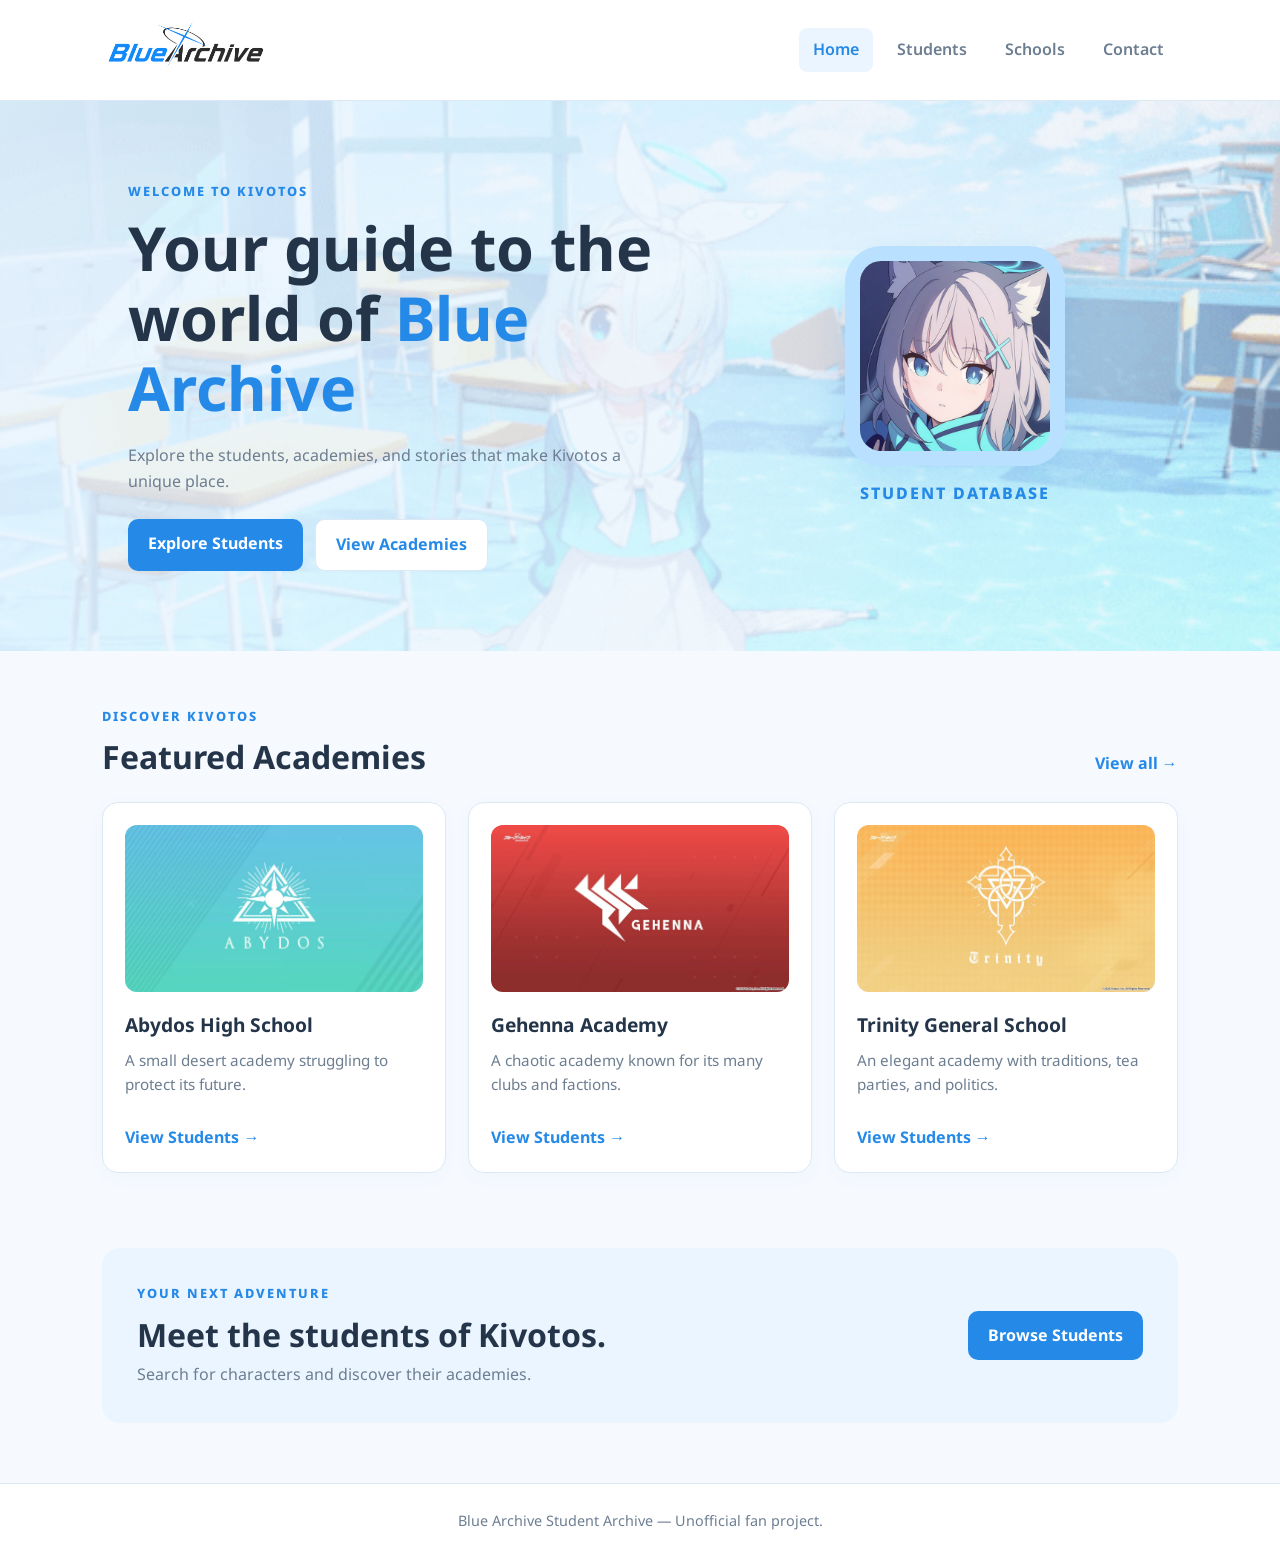
<file: Introduction To Computing Case Study (Groupings)/index.html>
<!DOCTYPE html>
<html lang="en">
<head>
    <meta charset="UTF-8">
    <meta name="viewport" content="width=device-width, initial-scale=1.0">
    <title>Blue Archive | Student Archive</title>
    <link rel="preconnect" href="https://fonts.googleapis.com">
    <link rel="preconnect" href="https://fonts.gstatic.com" crossorigin>
    <link href="https://fonts.googleapis.com/css2?family=Noto+Sans:wght@400;500;600;700;800;900&display=swap" rel="stylesheet">
    <link rel="stylesheet" href="style.css">
    <script src="details.js" defer></script>
</head>
<body>
    <header class="site-header">
        <a class="logo" href="index.html">
            <img src="Images/Blue Archive Logo.png" alt="Blue Archive">
        </a>
        <nav>
            <a class="active" href="index.html">Home</a>
            <a href="students.html">Students</a>
            <a href="schools.html">Schools</a>
            <a href="contact.html">Contact</a>
        </nav>
    </header>

    <main>
        <section class="hero">
            <div class="hero-content">
                <p class="eyebrow">WELCOME TO KIVOTOS</p>
                <h1>Your guide to the world of <span>Blue Archive</span></h1>
                <p>
                    Explore the students, academies, and stories
                    that make Kivotos a unique place.
                </p>
                <div class="hero-actions">
                    <a class="button primary" href="students.html">
                        Explore Students
                    </a>
                    <a class="button secondary" href="schools.html">
                        View Academies
                    </a>
                </div>
            </div>
            <div class="hero-decoration">
                <img
                    class="hero-icon"
                    src="Images/Blue Archive App Icon.png"
                    alt="Blue Archive app icon"
                >
                <span>STUDENT DATABASE</span>
            </div>
        </section>

        <section class="section">
            <div class="section-heading">
                <div>
                    <p class="eyebrow">DISCOVER KIVOTOS</p>
                    <h2>Featured Academies</h2>
                </div>
                <a href="schools.html" class="text-link">View all →</a>
            </div>

            <div id="featured-schools" class="card-grid"></div>
        </section>

        <section class="info-banner">
            <div>
                <p class="eyebrow">YOUR NEXT ADVENTURE</p>
                <h2>Meet the students of Kivotos.</h2>
                <p>Search for characters and discover their academies.</p>
            </div>
            <a href="students.html" class="button primary">
                Browse Students
            </a>
        </section>
    </main>

    <footer>
        <p>Blue Archive Student Archive — Unofficial fan project.</p>
    </footer>
</body>
</html>
</file>
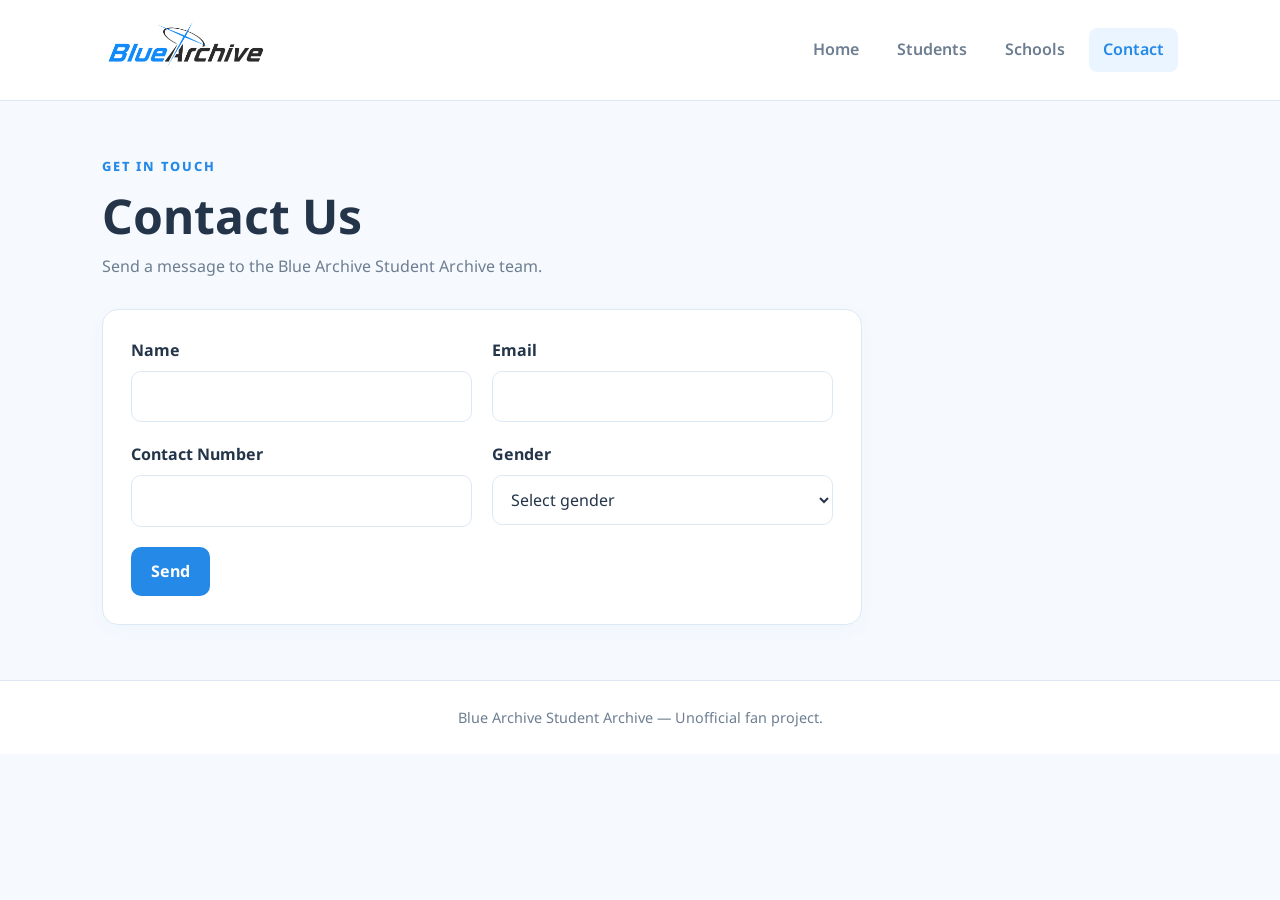
<file: Introduction To Computing Case Study (Groupings)/contact.html>
<!DOCTYPE html>
<html lang="en">
<head>
    <meta charset="UTF-8">
    <meta name="viewport" content="width=device-width, initial-scale=1.0">
    <title>Contact | Blue Archive Student Archive</title>
    <link rel="preconnect" href="https://fonts.googleapis.com">
    <link rel="preconnect" href="https://fonts.gstatic.com" crossorigin>
    <link href="https://fonts.googleapis.com/css2?family=Noto+Sans:wght@400;500;600;700;800;900&display=swap" rel="stylesheet">
    <link rel="stylesheet" href="style.css">
    <script src="contact.js" defer></script>
</head>
<body>
    <header class="site-header">
        <a class="logo" href="index.html">
            <img src="Images/Blue Archive Logo.png" alt="Blue Archive">
        </a>
        <nav aria-label="Main navigation">
            <a href="index.html">Home</a>
            <a href="students.html">Students</a>
            <a href="schools.html">Schools</a>
            <a class="active" href="contact.html" aria-current="page">Contact</a>
        </nav>
    </header>

    <main class="page-container">
        <section class="page-heading">
            <p class="eyebrow">GET IN TOUCH</p>
            <h1>Contact Us</h1>
            <p>Send a message to the Blue Archive Student Archive team.</p>
        </section>

        <form id="contactForm" class="contact-form">
            <div class="form-field">
                <label for="name">Name</label>
                <input type="text" id="name" name="name" autocomplete="name" required>
            </div>
            <div class="form-field">
                <label for="email">Email</label>
                <input type="email" id="email" name="email" autocomplete="email" required>
            </div>
            <div class="form-field">
                <label for="phone">Contact Number</label>
                <input type="tel" id="phone" name="phone" autocomplete="tel" required>
            </div>
            <div class="form-field">
                <label for="gender">Gender</label>
                <select id="gender" name="gender" required>
                    <option value="">Select gender</option>
                    <option value="Male">Male</option>
                    <option value="Female">Female</option>
                </select>
            </div>
            <button class="button primary" type="submit">Send</button>
        </form>

        <section id="submission-result" class="submission-result" aria-live="polite" hidden>
            <h2>Submitted Information</h2>
            <p id="submission-status"></p>
            <dl id="displayInfo"></dl>
        </section>
    </main>

    <footer>
        <p>Blue Archive Student Archive — Unofficial fan project.</p>
    </footer>
</body>
</html>
</file>
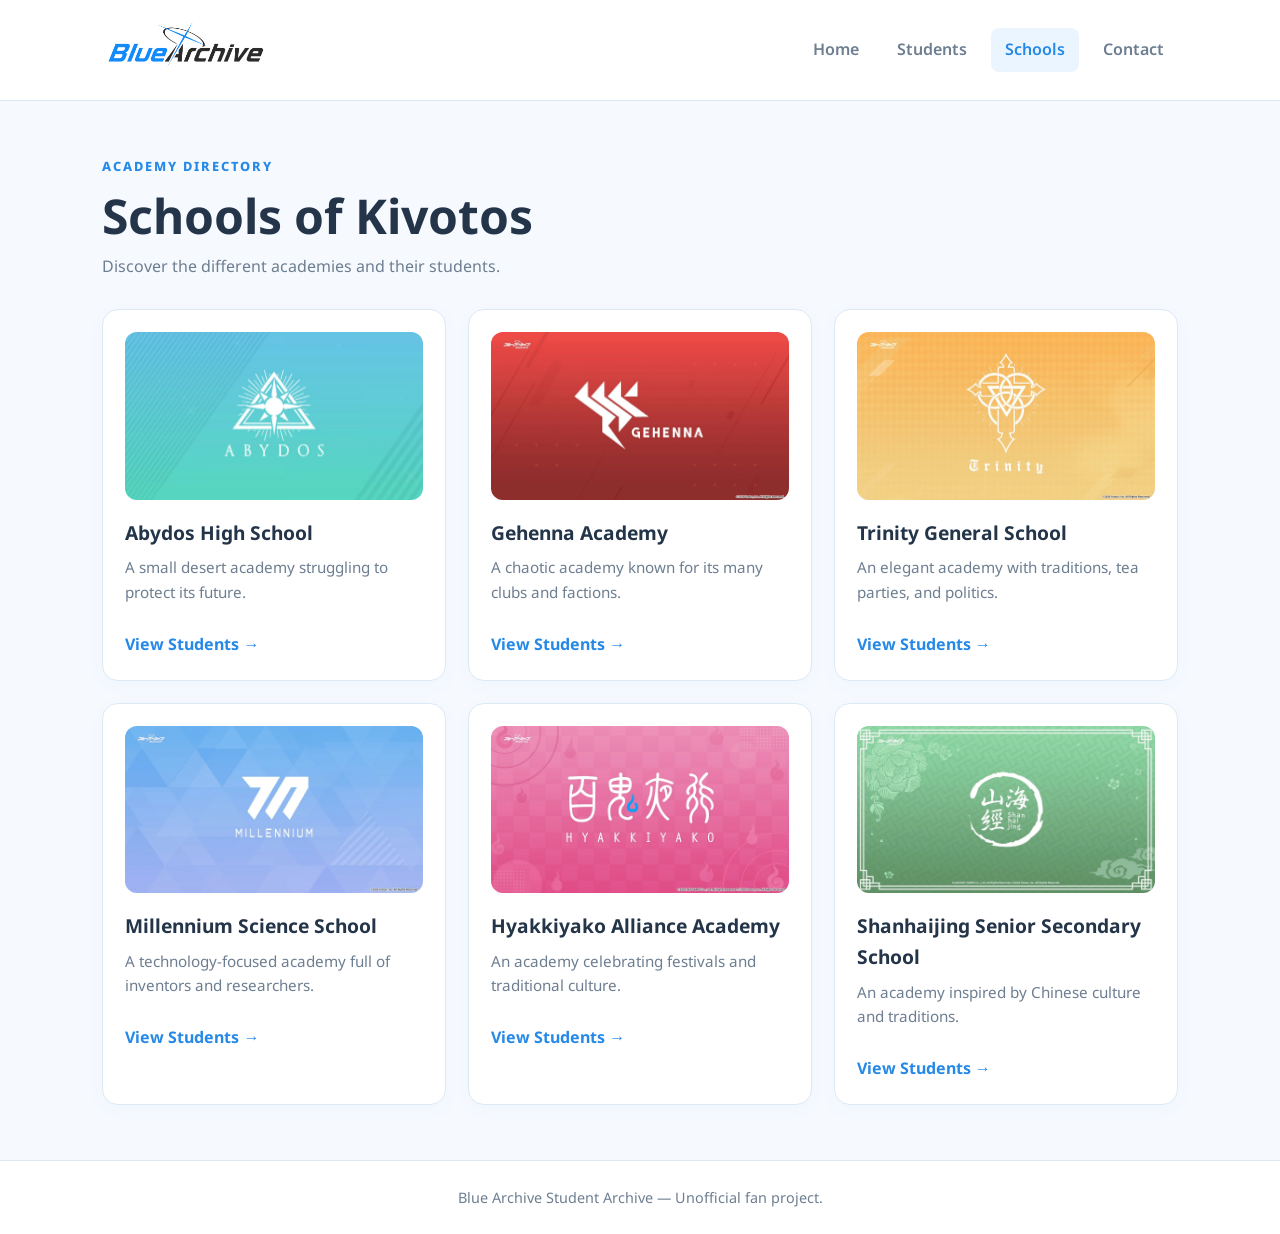
<file: Introduction To Computing Case Study (Groupings)/schools.html>
<!DOCTYPE html>
<html lang="en">
<head>
    <meta charset="UTF-8">
    <meta name="viewport" content="width=device-width, initial-scale=1.0">
    <title>Academies | Blue Archive</title>
    <link rel="preconnect" href="https://fonts.googleapis.com">
    <link rel="preconnect" href="https://fonts.gstatic.com" crossorigin>
    <link href="https://fonts.googleapis.com/css2?family=Noto+Sans:wght@400;500;600;700;800;900&display=swap" rel="stylesheet">
    <link rel="stylesheet" href="style.css">
    <script src="details.js" defer></script>
</head>
<body>
    <header class="site-header">
        <a class="logo" href="index.html">
            <img src="Images/Blue Archive Logo.png" alt="Blue Archive">
        </a>
        <nav>
            <a href="index.html">Home</a>
            <a href="students.html">Students</a>
            <a class="active" href="schools.html">Schools</a>
            <a href="contact.html">Contact</a>
        </nav>
    </header>

    <main class="page-container">
        <section class="page-heading">
            <p class="eyebrow">ACADEMY DIRECTORY</p>
            <h1>Schools of Kivotos</h1>
            <p>Discover the different academies and their students.</p>
        </section>

        <section id="school-list" class="card-grid"></section>
    </main>

    <footer>
        <p>Blue Archive Student Archive — Unofficial fan project.</p>
    </footer>
</body>
</html>
</file>
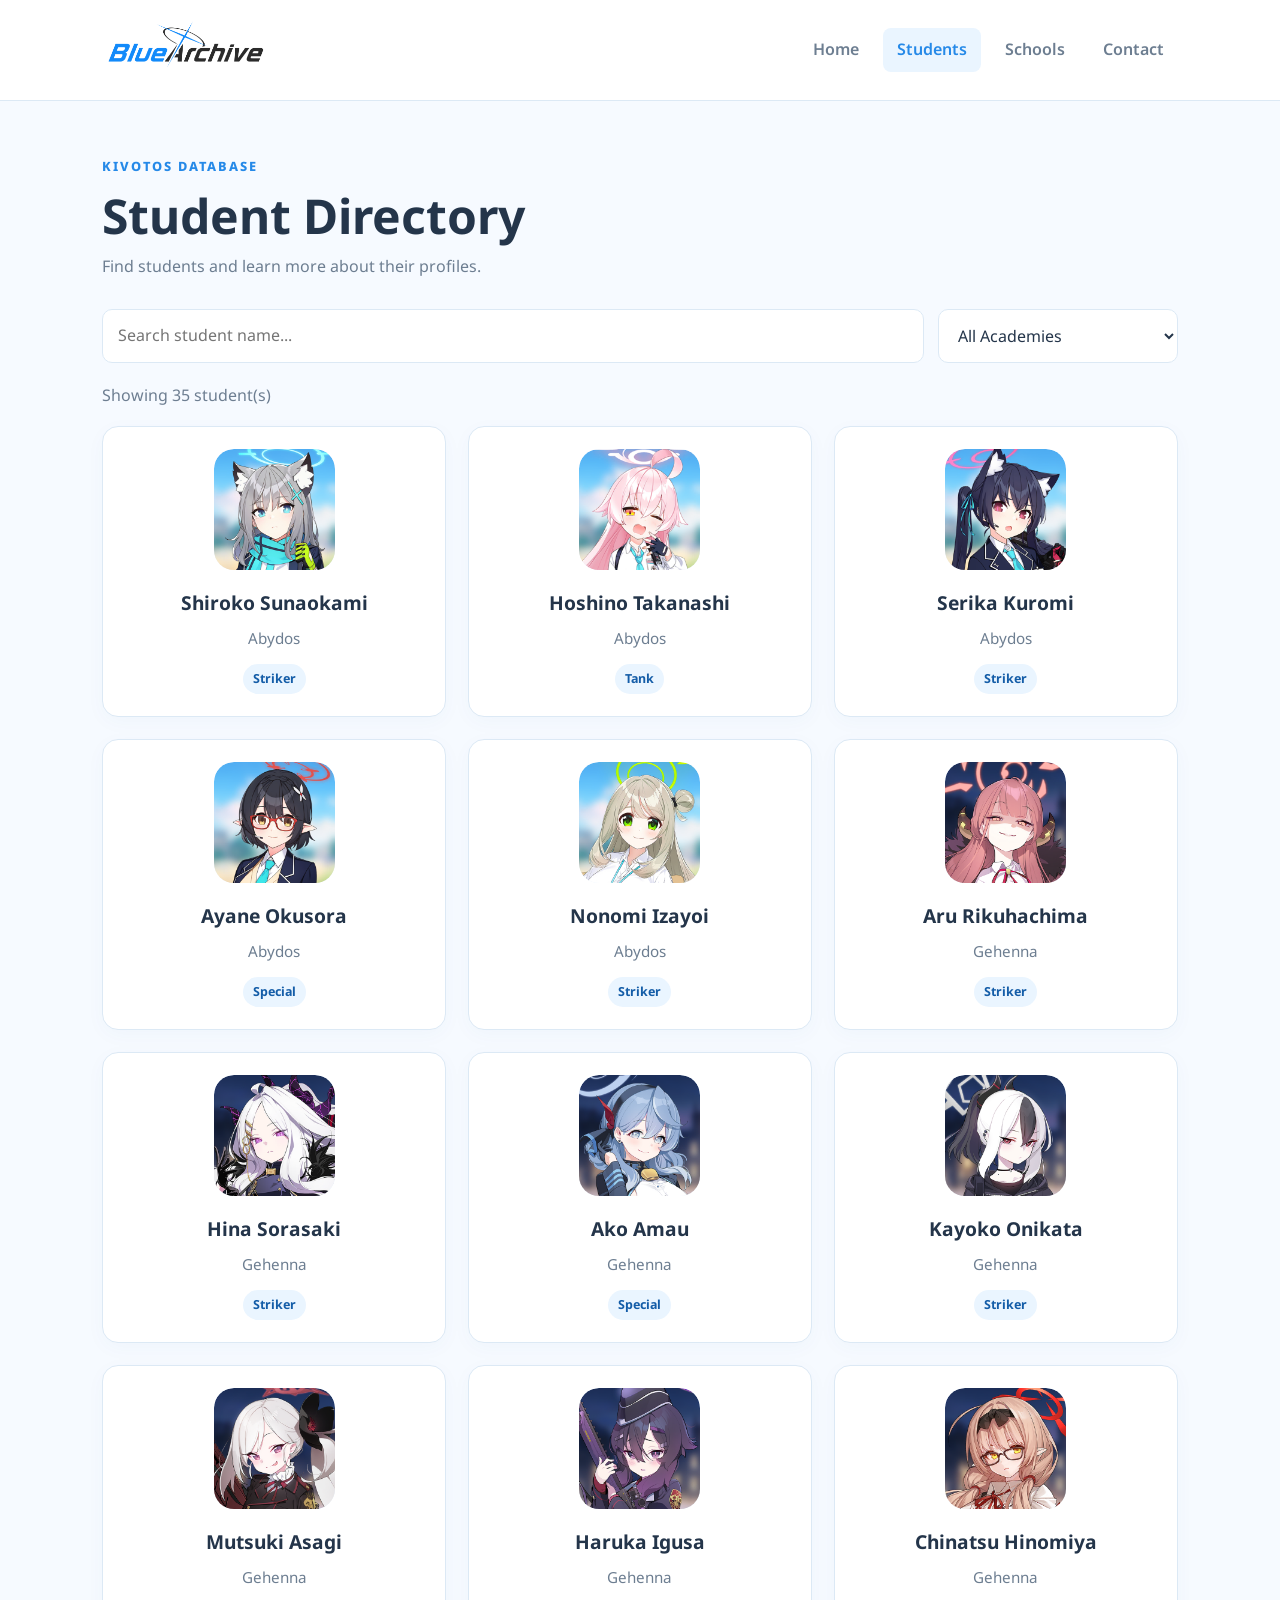
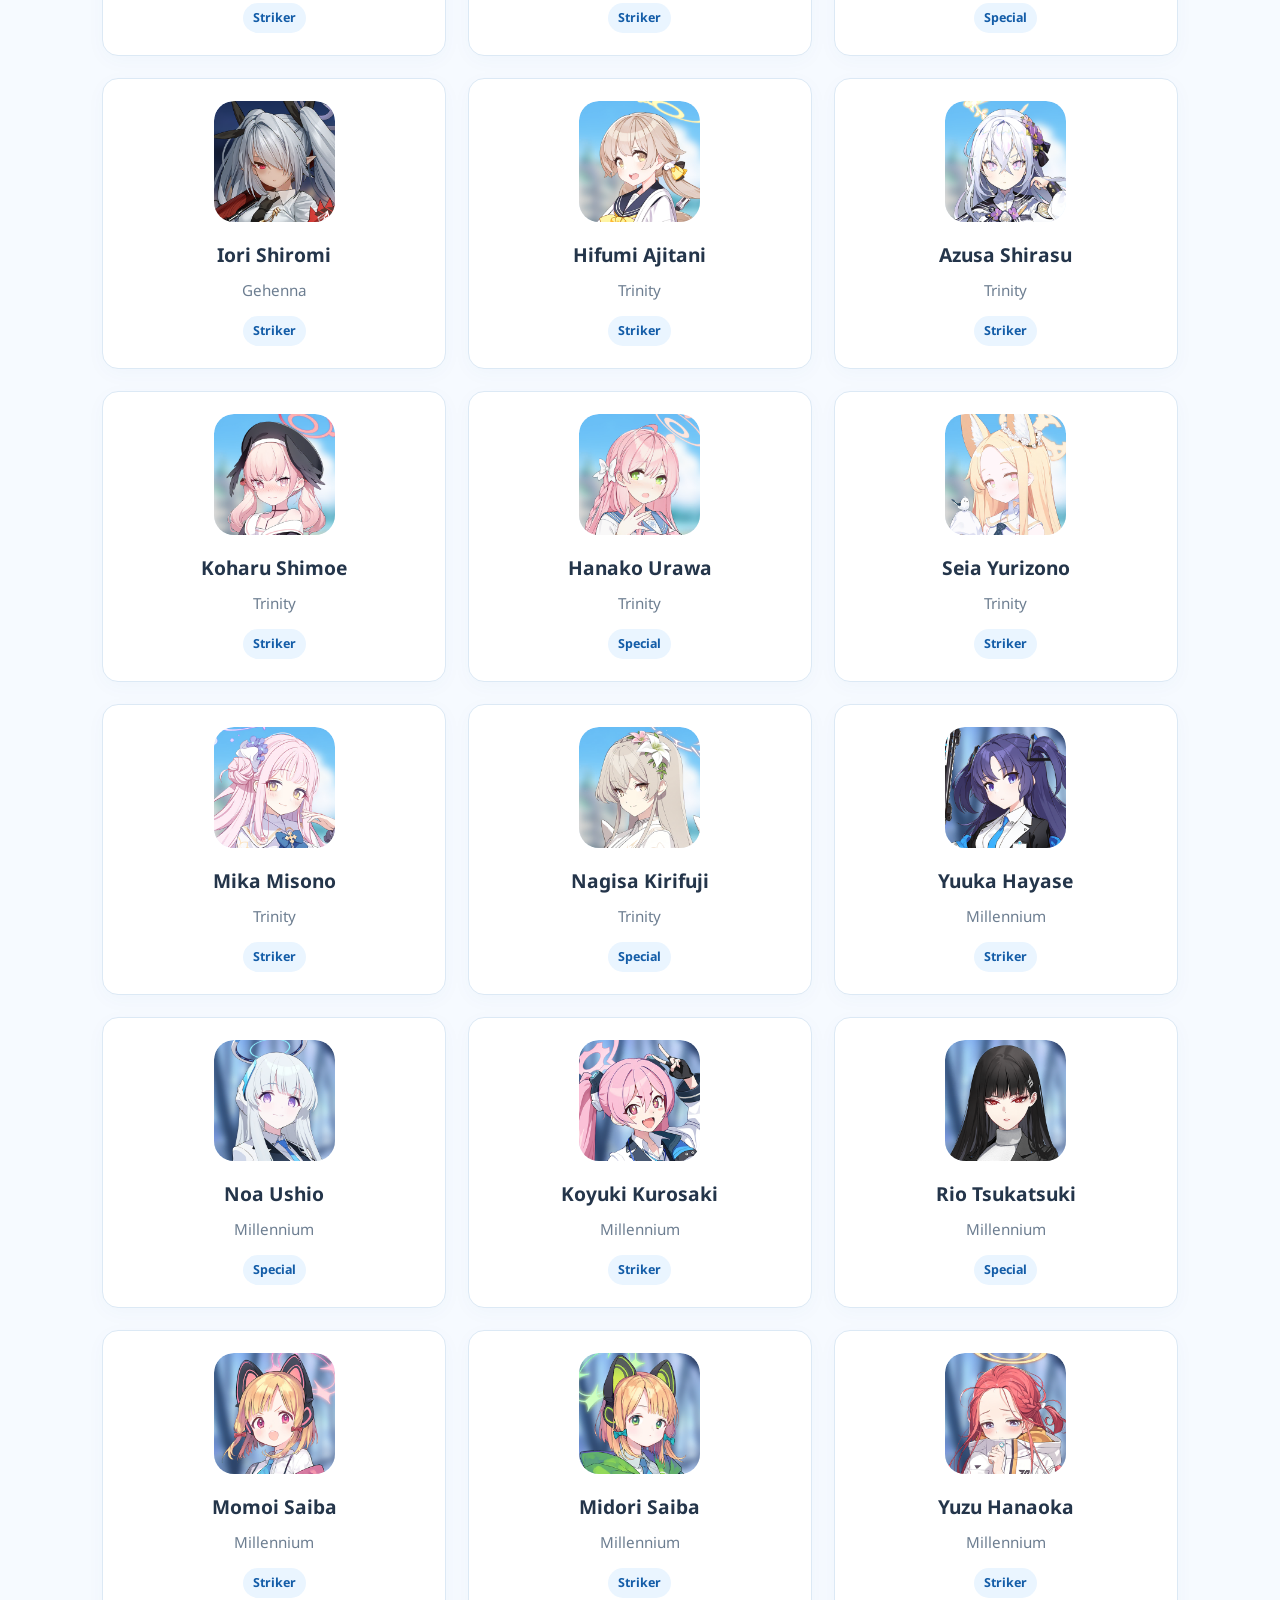
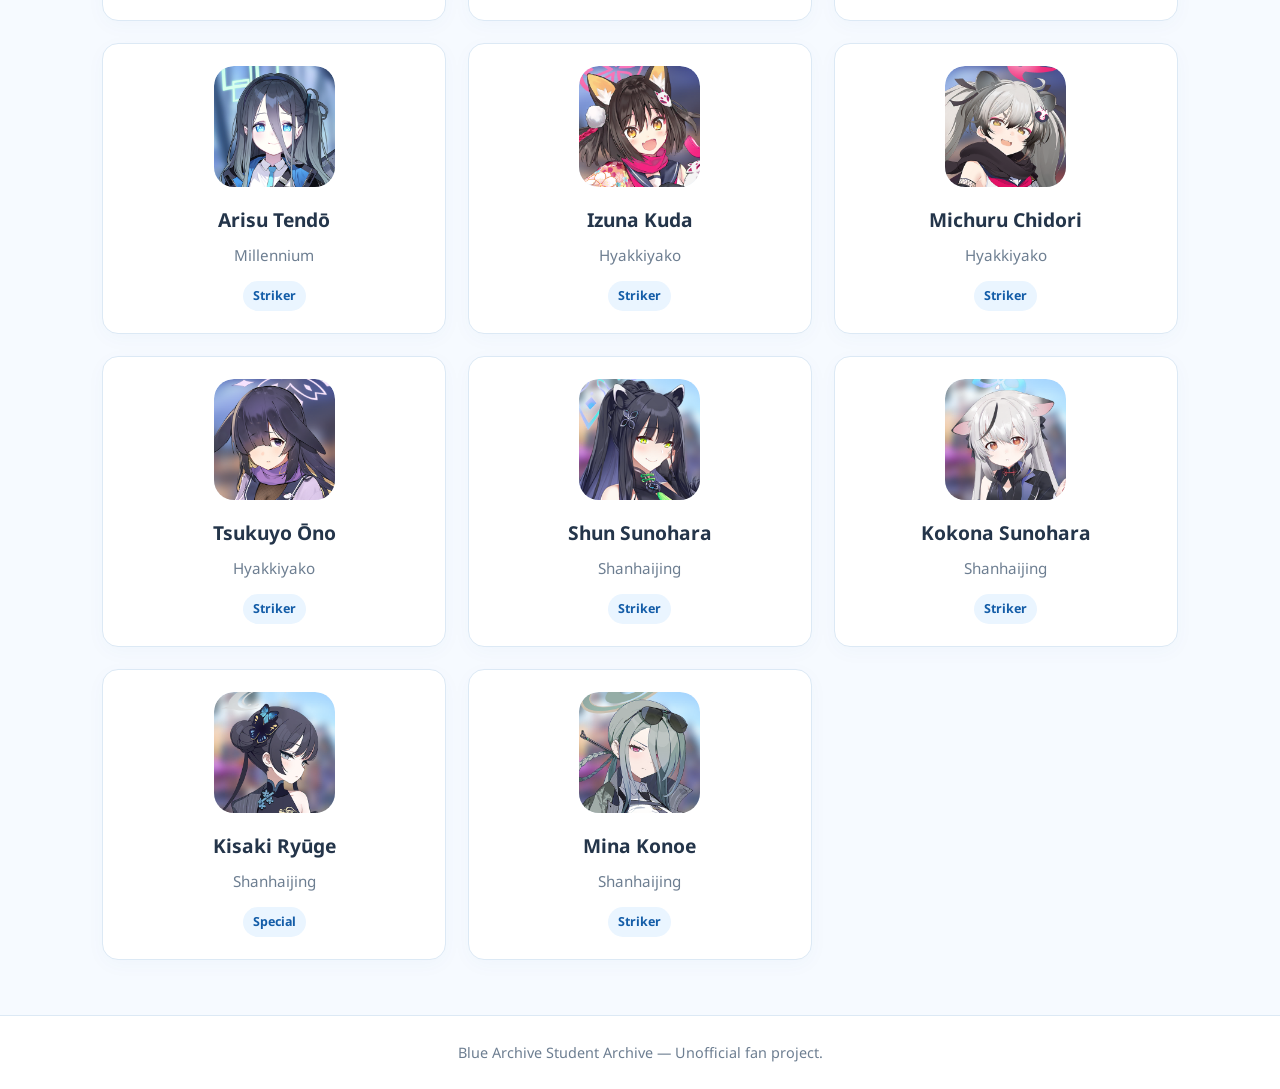
<file: Introduction To Computing Case Study (Groupings)/students.html>
<!DOCTYPE html>
<html lang="en">
<head>
    <meta charset="UTF-8">
    <meta name="viewport" content="width=device-width, initial-scale=1.0">
    <title>Students | Blue Archive</title>
    <link rel="preconnect" href="https://fonts.googleapis.com">
    <link rel="preconnect" href="https://fonts.gstatic.com" crossorigin>
    <link href="https://fonts.googleapis.com/css2?family=Noto+Sans:wght@400;500;600;700;800;900&display=swap" rel="stylesheet">
    <link rel="stylesheet" href="style.css">
    <script src="details.js" defer></script>
</head>
<body>
    <header class="site-header">
        <a class="logo" href="index.html">
            <img src="Images/Blue Archive Logo.png" alt="Blue Archive">
        </a>
        <nav>
            <a href="index.html">Home</a>
            <a class="active" href="students.html">Students</a>
            <a href="schools.html">Schools</a>
            <a href="contact.html">Contact</a>
        </nav>
    </header>

    <main class="page-container">
        <section class="page-heading">
            <p class="eyebrow">KIVOTOS DATABASE</p>
            <h1>Student Directory</h1>
            <p>Find students and learn more about their profiles.</p>
        </section>

        <section class="filters">
            <input
                type="search"
                id="student-search"
                placeholder="Search student name..."
                aria-label="Search student name"
            >

            <select id="school-filter" aria-label="Filter by academy">
                <option value="all">All Academies</option>
            </select>
        </section>

        <p id="student-count" class="result-count"></p>
        <section id="student-list" class="card-grid"></section>

        <div id="student-modal" class="modal" hidden>
            <div class="modal-content">
                <button
                    id="close-modal"
                    class="modal-close"
                    aria-label="Close student profile"
                >&times;</button>
                <div id="student-details"></div>
            </div>
        </div>
    </main>

    <footer>
        <p>Blue Archive Student Archive — Unofficial fan project.</p>
    </footer>
</body>
</html>
</file>
<file: Introduction To Computing Case Study (Groupings)/style.css>
/* ---------- GENERAL STYLES ---------- */

:root {
    --blue: #2589e8;
    --dark-blue: #145da8;
    --light-blue: #eaf5ff;
    --white: #ffffff;
    --text: #24354a;
    --muted: #6d7e91;
    --border: #dce9f5;
    --background: #f6faff;
}

* {
    box-sizing: border-box;
    margin: 0;
    padding: 0;
}

body {
    font-family: "Noto Sans", Arial, Helvetica, sans-serif;
    background: var(--background);
    color: var(--text);
    line-height: 1.6;
}

@keyframes fade-in-up {
    from {
        opacity: 0;
        translate: 0 14px;
    }

    to {
        opacity: 1;
        translate: 0 0;
    }
}

@keyframes fade-in-down {
    from {
        opacity: 0;
        translate: 0 -10px;
    }

    to {
        opacity: 1;
        translate: 0 0;
    }
}

@keyframes gentle-float {
    0%, 100% {
        transform: translateY(0);
    }

    50% {
        transform: translateY(-7px);
    }
}

@keyframes background-drift {
    from {
        background-position: center, 48% 50%;
    }

    to {
        background-position: center, 52% 50%;
    }
}

a {
    color: inherit;
    text-decoration: none;
}

button,
input,
select {
    font: inherit;
}

button,
a,
select {
    -webkit-tap-highlight-color: transparent;
}

/* ---------- HEADER AND NAVIGATION ---------- */

.site-header {
    display: flex;
    justify-content: space-between;
    align-items: center;
    gap: 24px;
    padding: 18px 8%;
    background: var(--white);
    border-bottom: 1px solid var(--border);
    position: sticky;
    top: 0;
    z-index: 10;
    animation: fade-in-down 700ms ease-out both;
}

.logo {
    display: block;
    flex-shrink: 0;
}

.logo img {
    display: block;
    width: 170px;
    max-width: 100%;
    height: auto;
}

nav {
    display: flex;
    flex-wrap: wrap;
    gap: 10px;
}

nav a {
    padding: 9px 14px;
    border-radius: 8px;
    color: var(--muted);
    font-weight: 600;
}

nav a:hover,
nav a.active {
    background: var(--light-blue);
    color: var(--blue);
}

nav a:focus-visible,
.logo:focus-visible {
    outline: 3px solid #78bfff;
    outline-offset: 3px;
}

/* ---------- HOMEPAGE HERO ---------- */

.hero {
    display: grid;
    grid-template-columns: 1.2fr 0.8fr;
    align-items: center;
    gap: 40px;
    padding: 80px 10%;
    background-image:
        linear-gradient(110deg, rgb(234 245 255 / 90%), rgb(234 245 255 / 72%) 55%, rgb(234 245 255 / 38%)),
        url("Images/Homescreen Background.gif");
    background-size: cover, cover;
    background-position: center, center;
    overflow: hidden;
    animation: background-drift 30s ease-in-out infinite alternate;
}

.hero-content {
    max-width: 650px;
    animation: fade-in-up 800ms ease-out 100ms both;
}

.eyebrow {
    color: var(--blue);
    font-weight: 800;
    font-size: 0.8rem;
    letter-spacing: 2px;
    margin-bottom: 12px;
}

.hero h1,
.page-heading h1 {
    font-size: clamp(2.2rem, 5vw, 3.8rem);
    line-height: 1.15;
    margin-bottom: 20px;
}

.hero h1 span {
    color: var(--blue);
}

.hero-content > p:not(.eyebrow) {
    color: var(--muted);
    max-width: 500px;
    margin-bottom: 25px;
}

.hero-actions {
    display: flex;
    flex-wrap: wrap;
    gap: 12px;
}

.button {
    display: inline-block;
    padding: 12px 20px;
    border-radius: 10px;
    font-weight: 700;
    text-align: center;
    transition: transform 0.2s, background 0.2s;
}

.button:hover {
    transform: translateY(-2px);
}

.button.primary {
    background: var(--blue);
    color: var(--white);
}

.button.primary:hover {
    background: var(--dark-blue);
}

.button.secondary {
    background: var(--white);
    color: var(--blue);
    border: 1px solid var(--border);
}

.hero-decoration {
    display: flex;
    flex-direction: column;
    align-items: center;
    gap: 15px;
    color: var(--blue);
    font-weight: 800;
    letter-spacing: 2px;
    animation: fade-in-up 800ms ease-out 250ms both;
}

.hero-icon {
    width: 220px;
    height: 220px;
    border: 15px solid #b9e0ff;
    border-radius: 36px;
    object-fit: cover;
    box-shadow: 0 15px 40px #2589e822;
    animation: gentle-float 6s ease-in-out 1.1s infinite;
}

/* ---------- SECTIONS ---------- */

.section,
.page-container {
    padding: 55px 8%;
}

.section-heading {
    display: flex;
    justify-content: space-between;
    align-items: end;
    gap: 20px;
    margin-bottom: 25px;
    animation: fade-in-up 650ms ease-out both;
}

.section-heading h2,
.info-banner h2 {
    font-size: 2rem;
    line-height: 1.2;
}

.text-link {
    color: var(--blue);
    font-weight: 700;
}

.page-heading {
    margin-bottom: 30px;
    animation: fade-in-up 650ms ease-out both;
}

.page-heading h1 {
    font-size: clamp(2rem, 4vw, 3rem);
    margin-bottom: 10px;
}

.page-heading > p:last-child {
    color: var(--muted);
}

/* ---------- CONTACT FORM ---------- */

.contact-form {
    display: grid;
    grid-template-columns: repeat(2, minmax(0, 1fr));
    gap: 20px;
    max-width: 760px;
    padding: 28px;
    background: var(--white);
    border: 1px solid var(--border);
    border-radius: 16px;
    box-shadow: 0 5px 20px #1a579008;
    animation: fade-in-up 700ms ease-out 120ms both;
}

.form-field {
    display: flex;
    flex-direction: column;
    gap: 7px;
}

.form-field label {
    font-weight: 700;
}

.form-field input,
.form-field select {
    width: 100%;
    min-width: 0;
    padding: 12px 14px;
    border: 1px solid var(--border);
    border-radius: 10px;
    background: var(--white);
    color: var(--text);
}

.form-field input:focus,
.form-field select:focus {
    outline: 2px solid #9bd0ff;
    border-color: var(--blue);
}

.contact-form button {
    justify-self: start;
    border: 0;
    cursor: pointer;
}

.submission-result {
    max-width: 760px;
    margin-top: 28px;
    padding: 24px 28px;
    background: var(--white);
    border: 1px solid var(--border);
    border-radius: 16px;
    animation: fade-in-up 500ms ease-out both;
}

.submission-result h2 {
    margin-bottom: 8px;
}

.submission-result > p {
    margin-bottom: 16px;
    color: var(--muted);
}

.submission-result dl {
    display: grid;
    grid-template-columns: max-content 1fr;
    gap: 8px 18px;
}

.submission-result dt {
    font-weight: 700;
}

.submission-result dd {
    overflow-wrap: anywhere;
}

/* ---------- CARD GRID ---------- */

.card-grid {
    display: grid;
    grid-template-columns: repeat(3, minmax(0, 1fr));
    gap: 22px;
}

.archive-card {
    background: var(--white);
    border: 1px solid var(--border);
    border-radius: 16px;
    padding: 22px;
    box-shadow: 0 5px 20px #1a579008;
    transition: transform 0.2s, box-shadow 0.2s;
    min-width: 0;
    animation: fade-in-up 600ms ease-out backwards;
}

.card-grid > .archive-card:nth-child(2) {
    animation-delay: 70ms;
}

.card-grid > .archive-card:nth-child(3) {
    animation-delay: 140ms;
}

.card-grid > .archive-card:nth-child(4) {
    animation-delay: 210ms;
}

.card-grid > .archive-card:nth-child(5) {
    animation-delay: 280ms;
}

.card-grid > .archive-card:nth-child(6) {
    animation-delay: 350ms;
}

.archive-card:hover {
    transform: translateY(-4px);
    box-shadow: 0 12px 28px #1a579018;
}

.school-symbol,
.student-avatar {
    width: 76px;
    height: 76px;
    display: grid;
    place-items: center;
    border-radius: 18px;
    background: var(--light-blue);
    color: var(--blue);
    font-size: 1.6rem;
    font-weight: 900;
    margin-bottom: 18px;
}

.school-symbol {
    width: 100%;
    aspect-ratio: 16 / 9;
    height: auto;
    padding: 0;
    font-size: 2.2rem;
    border-radius: 12px;
}

.school-symbol img {
    display: block;
    width: 100%;
    height: 100%;
    object-fit: contain;
    border-radius: 12px;
}

.archive-card h3 {
    font-size: 1.2rem;
    margin-bottom: 7px;
}

.archive-card p {
    color: var(--muted);
    font-size: 0.95rem;
    margin-bottom: 14px;
}

.tag {
    display: inline-block;
    padding: 5px 10px;
    background: var(--light-blue);
    color: var(--dark-blue);
    border-radius: 20px;
    font-size: 0.78rem;
    font-weight: 700;
}

.card-action {
    display: inline-block;
    margin-top: 14px;
    color: var(--blue);
    font-weight: 700;
}

.student-card {
    cursor: pointer;
    border: 1px solid var(--border);
    text-align: left;
    width: 100%;
    color: inherit;
    font: inherit;
}

.student-card:focus-visible,
.button:focus-visible,
nav a:focus-visible {
    outline: 3px solid #78bfff;
    outline-offset: 3px;
}

.student-card .student-avatar {
    border-radius: 20px;
    margin-left: auto;
    margin-right: auto;
    overflow: hidden;
}

.student-avatar {
    width: 121px;
    height: 121px;
    border-radius: 20px;
    overflow: hidden;
}

.student-avatar img {
    width: 100%;
    height: 100%;
    border-radius: inherit;
    object-fit: cover;
}

.student-card {
    text-align: center;
}

/* ---------- SEARCH AND FILTERS ---------- */

.filters {
    display: flex;
    gap: 14px;
    margin-bottom: 20px;
    animation: fade-in-up 650ms ease-out 80ms both;
}

.filters input,
.filters select {
    min-width: 0;
    padding: 13px 15px;
    border: 1px solid var(--border);
    border-radius: 10px;
    background: var(--white);
    color: var(--text);
}

.filters input {
    flex: 1;
}

.filters select {
    width: 240px;
}

.filters input:focus,
.filters select:focus {
    outline: 2px solid #9bd0ff;
    border-color: var(--blue);
}

.result-count {
    color: var(--muted);
    margin-bottom: 18px;
    animation: fade-in-up 500ms ease-out both;
}

.empty-state {
    grid-column: 1 / -1;
    padding: 30px;
    text-align: center;
    background: var(--white);
    border: 1px dashed var(--border);
    border-radius: 12px;
    color: var(--muted);
}

/* ---------- HOMEPAGE BANNER ---------- */

.info-banner {
    display: flex;
    justify-content: space-between;
    align-items: center;
    gap: 25px;
    margin: 20px 8% 60px;
    padding: 35px;
    background: var(--light-blue);
    border-radius: 18px;
    animation: fade-in-up 700ms ease-out both;
}

.info-banner p:not(.eyebrow) {
    color: var(--muted);
    margin-top: 8px;
}

/* ---------- STUDENT MODAL ---------- */

.modal[hidden] {
    display: none;
}

.modal {
    position: fixed;
    inset: 0;
    z-index: 20;
    display: grid;
    place-items: center;
    padding: 20px;
    background: #14283bc9;
}

.modal-content {
    position: relative;
    width: min(100%, 480px);
    max-height: 85vh;
    overflow-y: auto;
    padding: 30px;
    border-radius: 18px;
    background: var(--white);
    animation: fade-in-up 250ms ease-out both;
}

.modal-close {
    position: absolute;
    top: 10px;
    right: 14px;
    width: 38px;
    height: 38px;
    border: 0;
    border-radius: 20px;
    background: var(--light-blue);
    color: var(--dark-blue);
    font-size: 1.7rem;
    cursor: pointer;
}

.modal-content .student-avatar {
    margin-top: 15px;
}

/* ---------- FOOTER ---------- */

footer {
    padding: 25px 8%;
    text-align: center;
    color: var(--muted);
    background: var(--white);
    border-top: 1px solid var(--border);
    font-size: 0.9rem;
    animation: fade-in-up 650ms ease-out 150ms both;
}

/* ---------- RESPONSIVE DESIGN ---------- */

@media (max-width: 900px) {
    .card-grid {
        grid-template-columns: repeat(2, minmax(0, 1fr));
    }

    .hero {
        padding: 60px 7%;
        grid-template-columns: 1fr;
    }

    .hero-decoration {
        display: none;
    }
}

@media (max-width: 600px) {
    .site-header {
        padding: 15px 5%;
        flex-direction: column;
        gap: 10px;
    }

    nav {
        justify-content: center;
    }

    nav a {
        padding: 8px 10px;
    }

    .section,
    .page-container {
        padding: 35px 5%;
    }

    .card-grid {
        grid-template-columns: 1fr;
    }

    .filters {
        flex-direction: column;
    }

    .contact-form {
        grid-template-columns: 1fr;
        padding: 22px;
    }

    .filters select {
        width: 100%;
    }

    .section-heading,
    .info-banner {
        align-items: flex-start;
        flex-direction: column;
    }

    .info-banner {
        margin: 10px 5% 35px;
        padding: 25px;
    }

    .hero {
        padding: 50px 6%;
    }
}

@media (prefers-reduced-motion: reduce) {
    *,
    *::before,
    *::after {
        animation-duration: 0.01ms !important;
        animation-iteration-count: 1 !important;
        scroll-behavior: auto !important;
    }
}
</file>
